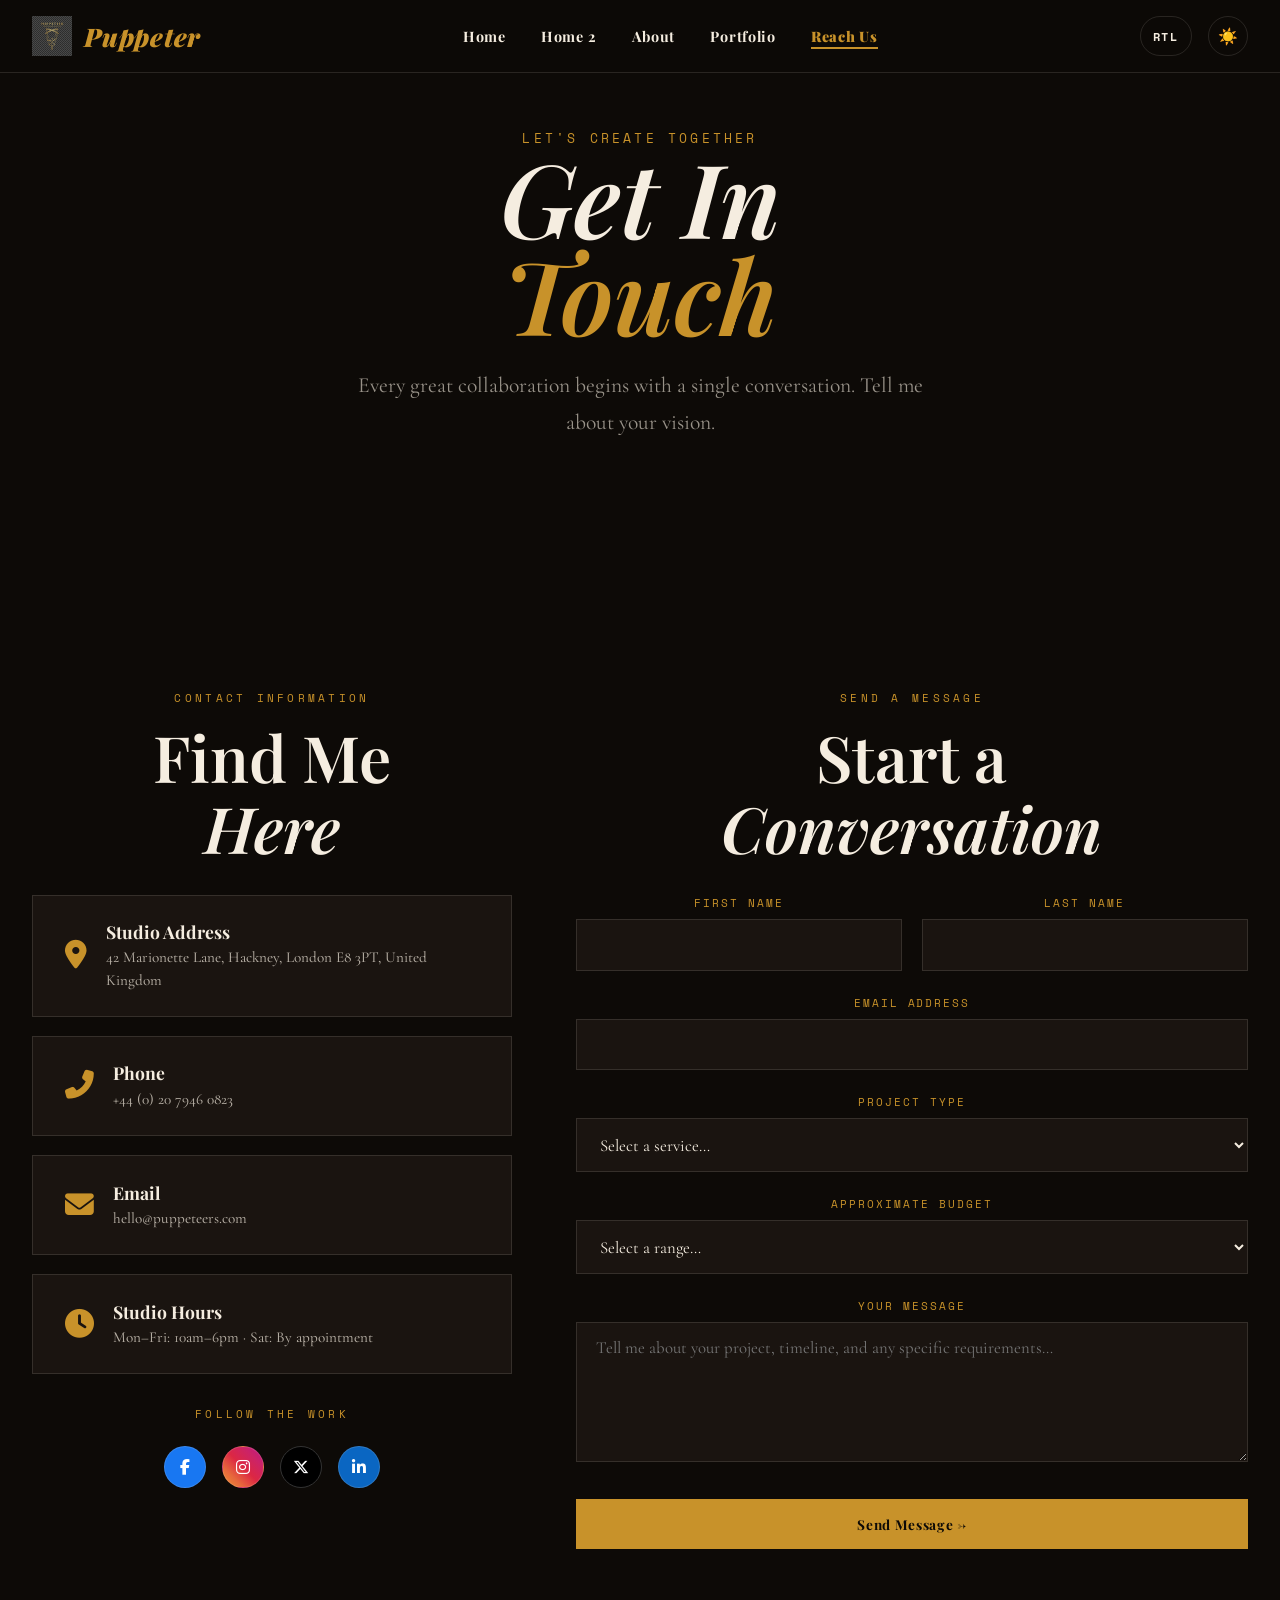
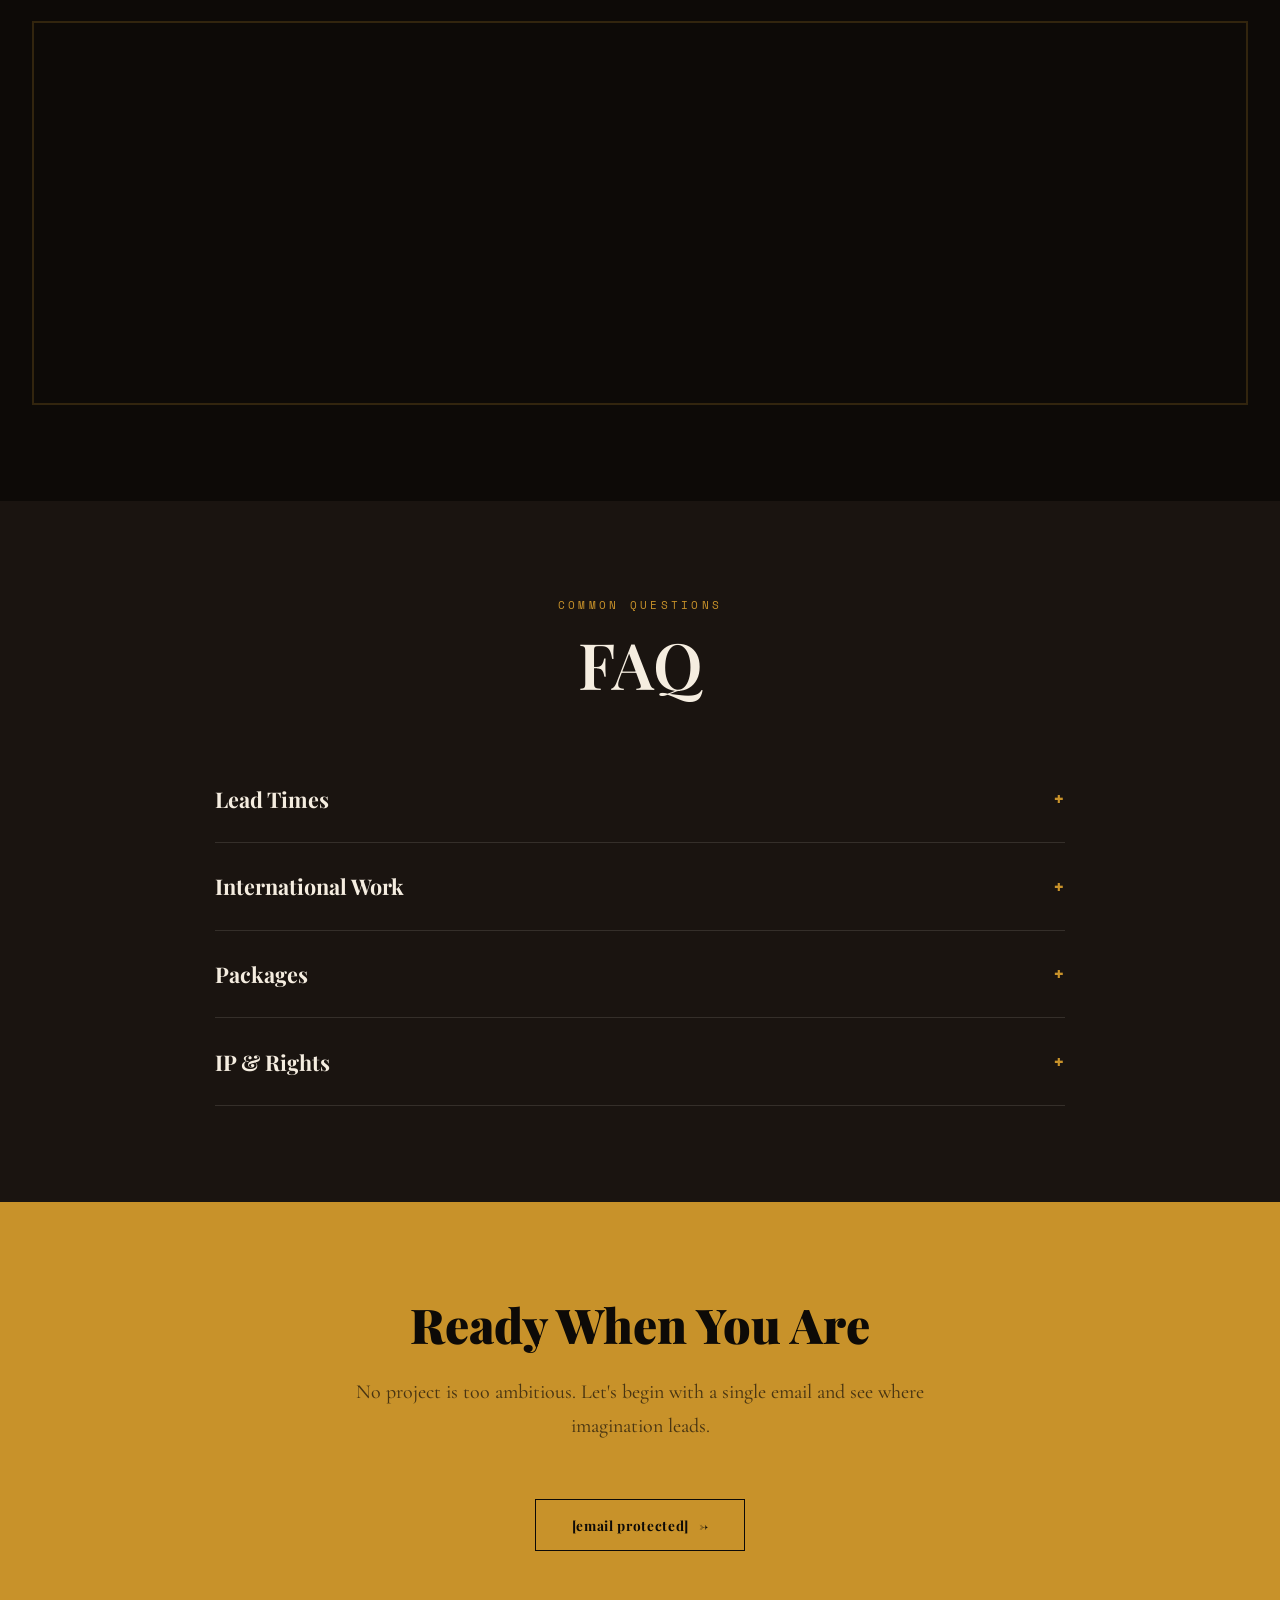
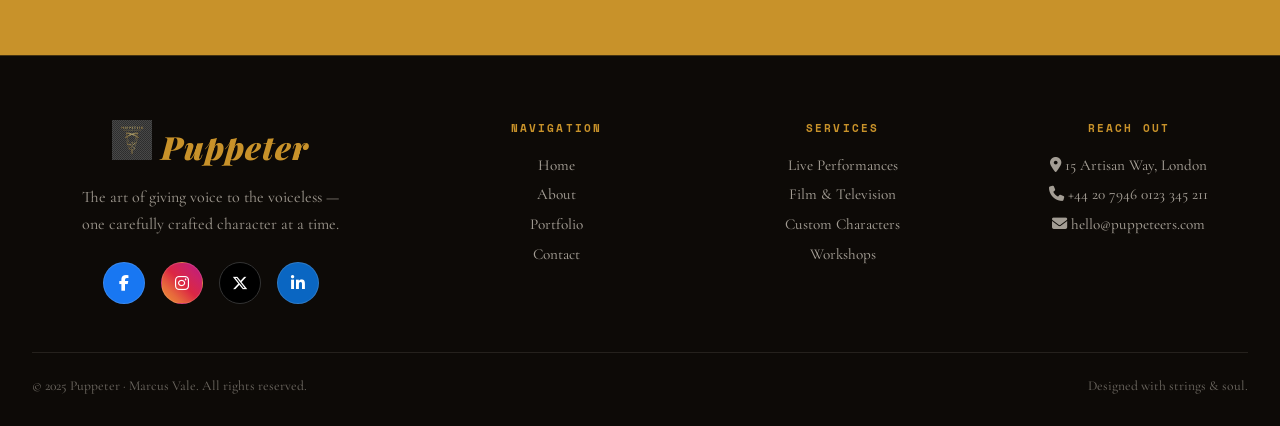
<file: contact.html>
<!DOCTYPE html>
<html lang="en" data-theme="dark" dir="ltr">

<head>
  <meta charset="UTF-8" />
  <meta name="viewport" content="width=device-width, initial-scale=1.0" />
  <title>Contact · Puppeter</title>
  <link rel="stylesheet" href="style.css" />
  <link rel="stylesheet" href="https://cdnjs.cloudflare.com/ajax/libs/font-awesome/6.5.0/css/all.min.css" />
  <link rel="icon" type="image/png" href="logo.png"/>
</head>

<body>

  <div class="page-transition"></div>

  <nav>
    <div class="nav-inner">
      <a href="index.html" class="nav-logo">
        <img src="logo.png" alt="Logo" />
        Puppeter
      </a>
      <ul class="nav-links">
        <li><a href="index.html">Home</a></li>
        <li><a href="home2.html">Home 2</a></li>
        <li><a href="about.html">About</a></li>
        <li><a href="portfolio.html">Portfolio</a></li>
        <li><a href="contact.html" class="active">Reach Us</a></li>
      </ul>
      <div class="nav-right">
        <button class="rtl-toggle" aria-label="Toggle RTL/LTR direction">
          <span class="rtl-label">RTL</span>
        </button>
        <button class="theme-toggle" aria-label="Toggle theme">☀️</button>
        
        <button class="hamburger" aria-label="Menu">
          <span></span><span></span><span></span>
        </button>
      </div>
    </div>
  </nav>
  <div class="mobile-menu">
    <div class="mobile-menu-links">
      <a href="index.html">Home</a>
      <a href="home2.html">Home 2</a>
      <a href="about.html">About</a>
      <a href="portfolio.html">Portfolio</a>
      <a href="contact.html">Reach Us</a>
    </div>
    <div class="mobile-menu-controls">
      <button class="theme-toggle">☀️ Theme</button>
      <button class="rtl-toggle">RTL</button>
    </div>
  </div>

  <!-- HERO -->
  <section class="hero hero-contact"
    style="--hero-image: url('https://images.unsplash.com/photo-1558618666-fcd25c85cd64?w=1600&q=80'); min-height:55vh">
    <div class="hero-overlay"></div>
    <div class="hero-content">
      <span class="subtitle">Let's Create Together</span>
      <h1 class="display-title">Get In <span class="accent-word">Touch</span></h1>
      <p class="body-text">Every great collaboration begins with a single conversation. Tell me about your vision.</p>
    </div>
  </section>

  <!-- CONTACT SECTION -->
  <section>
    <div class="section-inner">
      <div class="contact-grid">

        <!-- INFO CARDS -->
        <div>
          <span class="section-label reveal">Contact Information</span>
          <h2 class="section-title reveal" style="margin-bottom:2rem">Find Me<br /><em>Here</em></h2>
        <div class="contact-info-cards">
          <div class="contact-card reveal">
            <div class="contact-card-icon"><i class="fas fa-map-marker-alt"></i></div>
            <div class="contact-card-body">
              <h4>Studio Address</h4>
              <p>42 Marionette Lane, Hackney, London E8 3PT, United Kingdom</p>
            </div>
          </div>
          <div class="contact-card reveal">
            <div class="contact-card-icon"><i class="fas fa-phone-alt"></i></div>
            <div class="contact-card-body">
              <h4>Phone</h4>
              <p>+44 (0) 20 7946 0823</p>
            </div>
          </div>
          <div class="contact-card reveal">
            <div class="contact-card-icon"><i class="fas fa-envelope"></i></div>
            <div class="contact-card-body">
              <h4>Email</h4>
              <p>hello@puppeteers.com</p>
            </div>
          </div>
          <div class="contact-card reveal">
            <div class="contact-card-icon"><i class="fas fa-clock"></i></div>
            <div class="contact-card-body">
              <h4>Studio Hours</h4>
              <p>Mon–Fri: 10am–6pm · Sat: By appointment</p>
            </div>
          </div>
        </div>

          <!-- SOCIAL ICONS -->
          <div style="margin-top:2rem">
            <span class="section-label" style="margin-bottom:1rem;display:block">Follow the Work</span>
            <div class="social-icons">
              <a href="#" class="social-icon si-fb" aria-label="Facebook"><i class="fab fa-facebook-f"></i></a>
              <a href="#" class="social-icon si-ig" aria-label="Instagram"><i class="fab fa-instagram"></i></a>
              <a href="#" class="social-icon si-tw" aria-label="Twitter"><i class="fab fa-x-twitter"></i></a>
              <a href="#" class="social-icon si-li" aria-label="LinkedIn"><i class="fab fa-linkedin-in"></i></a>
            </div>
          </div>
        </div>

        <!-- CONTACT FORM -->
        <div class="contact-form-wrap">
          <span class="section-label reveal">Send a Message</span>
          <h2 class="section-title reveal" style="margin-bottom:2rem">Start a<br /><em>Conversation</em></h2>
          <form id="contact-form">
            <div style="display:grid;grid-template-columns:1fr 1fr;gap:1.2rem">
              <div class="form-group">
                <label for="fname">First Name</label>
                <input type="text" id="fname" name="fname" placeholder="" required />
              </div>
              <div class="form-group">
                <label for="lname">Last Name</label>
                <input type="text" id="lname" name="lname" placeholder="" required />
              </div>
            </div>
            <div class="form-group">
              <label for="email">Email Address</label>
              <input type="email" id="email" name="email" placeholder="" required />
            </div>
            <div class="form-group">
              <label for="project">Project Type</label>
              <select id="project" name="project">
                <option value="">Select a service…</option>
                <option>Live Performance</option>
                <option>Film & Television</option>
                <option>Custom Character Commission</option>
                <option>Workshop / Education</option>
                <option>General Enquiry</option>
              </select>
            </div>
            <div class="form-group">
              <label for="budget">Approximate Budget</label>
              <select id="budget" name="budget">
                <option value="">Select a range…</option>
                <option>Under £2,000</option>
                <option>£2,000 – £10,000</option>
                <option>£10,000 – £30,000</option>
                <option>£30,000+</option>
              </select>
            </div>
            <div class="form-group">
              <label for="message">Your Message</label>
              <textarea id="message" name="message"
                placeholder="Tell me about your project, timeline, and any specific requirements…" required></textarea>
            </div>
            <button type="submit" class="btn btn-primary" style="width:100%;justify-content:center"><span>Send Message
                →</span></button>
          </form>
        </div>
      </div>

      <!-- MAP -->
      <div class="map-wrap reveal" style="margin-top:4rem">
        <iframe
          src="https://www.google.com/maps/embed?pb=!1m18!1m12!1m3!1d9927.36743386!2d-0.074!3d51.545!2m3!1f0!2f0!3f0!3m2!1i1024!2i768!4f13.1!3m3!1m2!1s0x48761b77a26a8b0f%3A0x8ffffc84a5a8b1a!2sHackney%2C%20London!5e0!3m2!1sen!2suk!4v1700000000000!5m2!1sen!2suk"
          width="100%" height="380" style="border:0;display:block;filter:grayscale(1) contrast(1.1) sepia(0.3);"
          allowfullscreen="" loading="lazy" referrerpolicy="no-referrer-when-downgrade"
          title="Puppeter Studio Location">
        </iframe>
      </div>
    </div>
  </section>

  <!-- FAQ -->
  <section style="background:var(--card-bg)">
    <div class="section-inner">
      <span class="section-label reveal">Common Questions</span>
      <h2 class="section-title reveal" style="text-align:center">FAQ</h2>
      <div class="faq-accordion">
        <div class="faq-item reveal">
          <div class="faq-question">
            Lead Times <span class="faq-icon">+</span>
          </div>
          <div class="faq-answer">
            <p>Character commissions typically require 8–16 weeks. Live performance bookings should be made at least 3 months in advance.</p>
          </div>
        </div>
        <div class="faq-item reveal">
          <div class="faq-question">
            International Work <span class="faq-icon">+</span>
          </div>
          <div class="faq-answer">
            <p>Yes — Marcus regularly works internationally. Travel, accommodation, and logistics costs are discussed as part of the project brief.</p>
          </div>
        </div>
        <div class="faq-item reveal">
          <div class="faq-question">
            Packages <span class="faq-icon">+</span>
          </div>
          <div class="faq-answer">
            <p>Every project is bespoke. An initial consultation is free and results in a detailed scope and fixed-price proposal.</p>
          </div>
        </div>
        <div class="faq-item reveal">
          <div class="faq-question">
            IP & Rights <span class="faq-icon">+</span>
          </div>
          <div class="faq-answer">
            <p>By default, characters remain the intellectual property of the commissioner upon full payment. Usage rights are clearly documented in contracts.</p>
          </div>
        </div>
      </div>
    </div>
  </section>

  <!-- CTA -->
  <section class="cta-banner">
    <div class="section-inner">
      <h2>Ready When You Are</h2>
      <p>No project is too ambitious. Let's begin with a single email and see where imagination leads.</p>
      <a href="/cdn-cgi/l/email-protection#95f8f4e7f6e0e6d5e5e0e5e5f0e1f0e7bbe6e1e0f1fcfa" class="btn btn-outline"><span
          class="__cf_email__"
          data-cfemail="533e32213026201323262323362736217d202726373a3c">[email&#160;protected]</span> →</a>
    </div>
  </section>

  <footer>
    <div class="footer-inner">
      <div class="footer-grid">
        <div class="footer-brand">
          <a href="index.html" class="nav-logo">
            <img src="logo.png" alt="Logo" />
            Puppeter
          </a>
          <p>The art of giving voice to the voiceless — one carefully crafted character at a time.</p>
          <div class="social-icons">
            <a href="#" class="social-icon si-fb"><i class="fab fa-facebook-f"></i></a>
            <a href="#" class="social-icon si-ig"><i class="fab fa-instagram"></i></a>
            <a href="#" class="social-icon si-tw"><i class="fab fa-x-twitter"></i></a>
            <a href="#" class="social-icon si-li"><i class="fab fa-linkedin-in"></i></a>
          </div>
        </div>
        <div class="footer-col">
          <h4>Navigation</h4>
          <ul>
            <li><a href="index.html">Home</a></li>
            <li><a href="about.html">About</a></li>
            <li><a href="portfolio.html">Portfolio</a></li>
            <li><a href="contact.html">Contact</a></li>
          </ul>
        </div>
        <div class="footer-col">
          <h4>Services</h4>
          <ul>
            <li><a href="#">Live Performances</a></li>
            <li><a href="#">Film & Television</a></li>
            <li><a href="#">Custom Characters</a></li>
            <li><a href="#">Workshops</a></li>
          </ul>
        </div>
        <div class="footer-col">
          <h4>Reach Out</h4>
          <ul>
            <li><a href="#"><i class="fas fa-map-marker-alt"></i> 15 Artisan Way, London</a></li>
            <li><a href="tel:+442079460123"><i class="fas fa-phone"></i> +44 20 7946 0123 345 211</a></li>
            <li><a href="mailto:hello@puppeteers.com"><i class="fas fa-envelope"></i> hello@puppeteers.com</a></li>
          </ul>
        </div>
      </div>
      <div class="footer-bottom">
        <p>© 2025 Puppeter · Marcus Vale. All rights reserved.</p>
        <p>Designed with strings &amp; soul.</p>
      </div>
    </div>
  </footer>

  <button class="back-to-top">↑</button>
  <script src="main.js"></script>
</body>

</html>
</file>
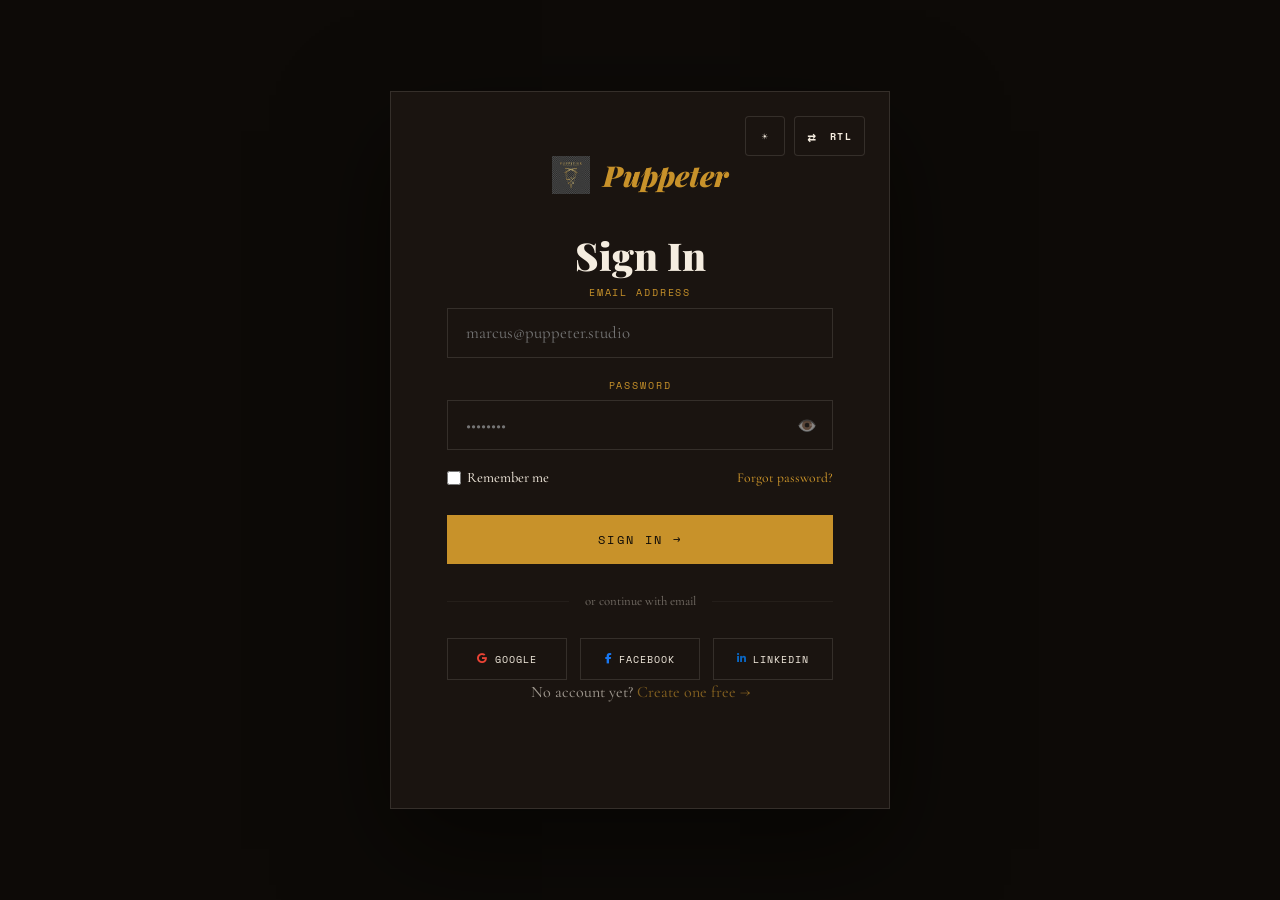
<file: login.html>
<!DOCTYPE html>
<html lang="en" data-theme="dark" dir="ltr">
<head>
<meta charset="UTF-8"/>
<meta name="viewport" content="width=device-width, initial-scale=1.0"/>
<title>Login · Puppeter</title>
<link rel="stylesheet" href="style.css"/>
<link rel="stylesheet" href="https://cdnjs.cloudflare.com/ajax/libs/font-awesome/6.5.0/css/all.min.css"/>
<link rel="icon" type="image/png" href="logo.png"/>
</head>
<body class="auth-body">
<div class="auth-page">
  

<!-- NAVBAR -->



<!-- AUTH LAYOUT -->

  <!-- LEFT VISUAL PANEL -->
  

  <!-- RIGHT FORM PANEL -->
  <div class="auth-panel anim-right">
    <div class="auth-panel-inner">
<div class="auth-panel-controls">
    <button class="theme-toggle">☀️</button>
    <button class="rtl-toggle">
      <span class="rtl-icon">⇄</span>
      <span class="rtl-label">RTL</span>
    </button>
  </div>

  
      <a href="index.html" class="auth-logo">
        <img src="logo.png" alt="Logo"/>
        <span>Puppeter</span>
      </a>

      <h1 class="auth-heading">Sign In</h1>
      

      <!-- Social Login -->
      


      <!-- Login Form -->
      <form id="login-form" class="auth-form" novalidate>

        <div class="form-group">
          <label for="login-email">Email Address</label>
          <input
            type="email" id="login-email" name="email"
            placeholder="marcus@puppeter.studio"
            autocomplete="email" required
          />
        </div>

        <div class="form-group">
          <label for="pw">Password</label>
          <div class="auth-input-wrap">
            <input
              type="password" id="pw" name="password"
              placeholder="••••••••"
              autocomplete="current-password" required
            />
            <button type="button" class="toggle-pw" aria-label="Toggle password visibility">👁️</button>
          </div>
        </div>

        <div class="auth-options">
          <label class="auth-check">
            <input type="checkbox" name="remember"/> Remember me
          </label>
          <a href="#">Forgot password?</a>
        </div>

        <button type="submit" class="auth-btn">
          <span>Sign In →</span>
        </button>

      </form>
      <div class="auth-divider">or continue with email</div>

      <div class="auth-socials" style="margin-bottom:0">
        <button class="auth-social-btn">
          <i class="fab fa-google" style="color:#EA4335"></i> Google
        </button>
        <button class="auth-social-btn">
          <i class="fab fa-facebook-f" style="color:#1877F2"></i> Facebook
        </button>
        <button class="auth-social-btn">
          <i class="fab fa-linkedin-in" style="color:#0A66C2"></i> LinkedIn
        </button>
      </div>

      <!-- Back link -->
      <p class="auth-sub">
        No account yet?
        <a href="register.html">Create one free →</a>
      </p>

    </div>
  </div>

</div><!-- /auth-page -->

<script src="main.js"></script>
</body>
</html>
</file>
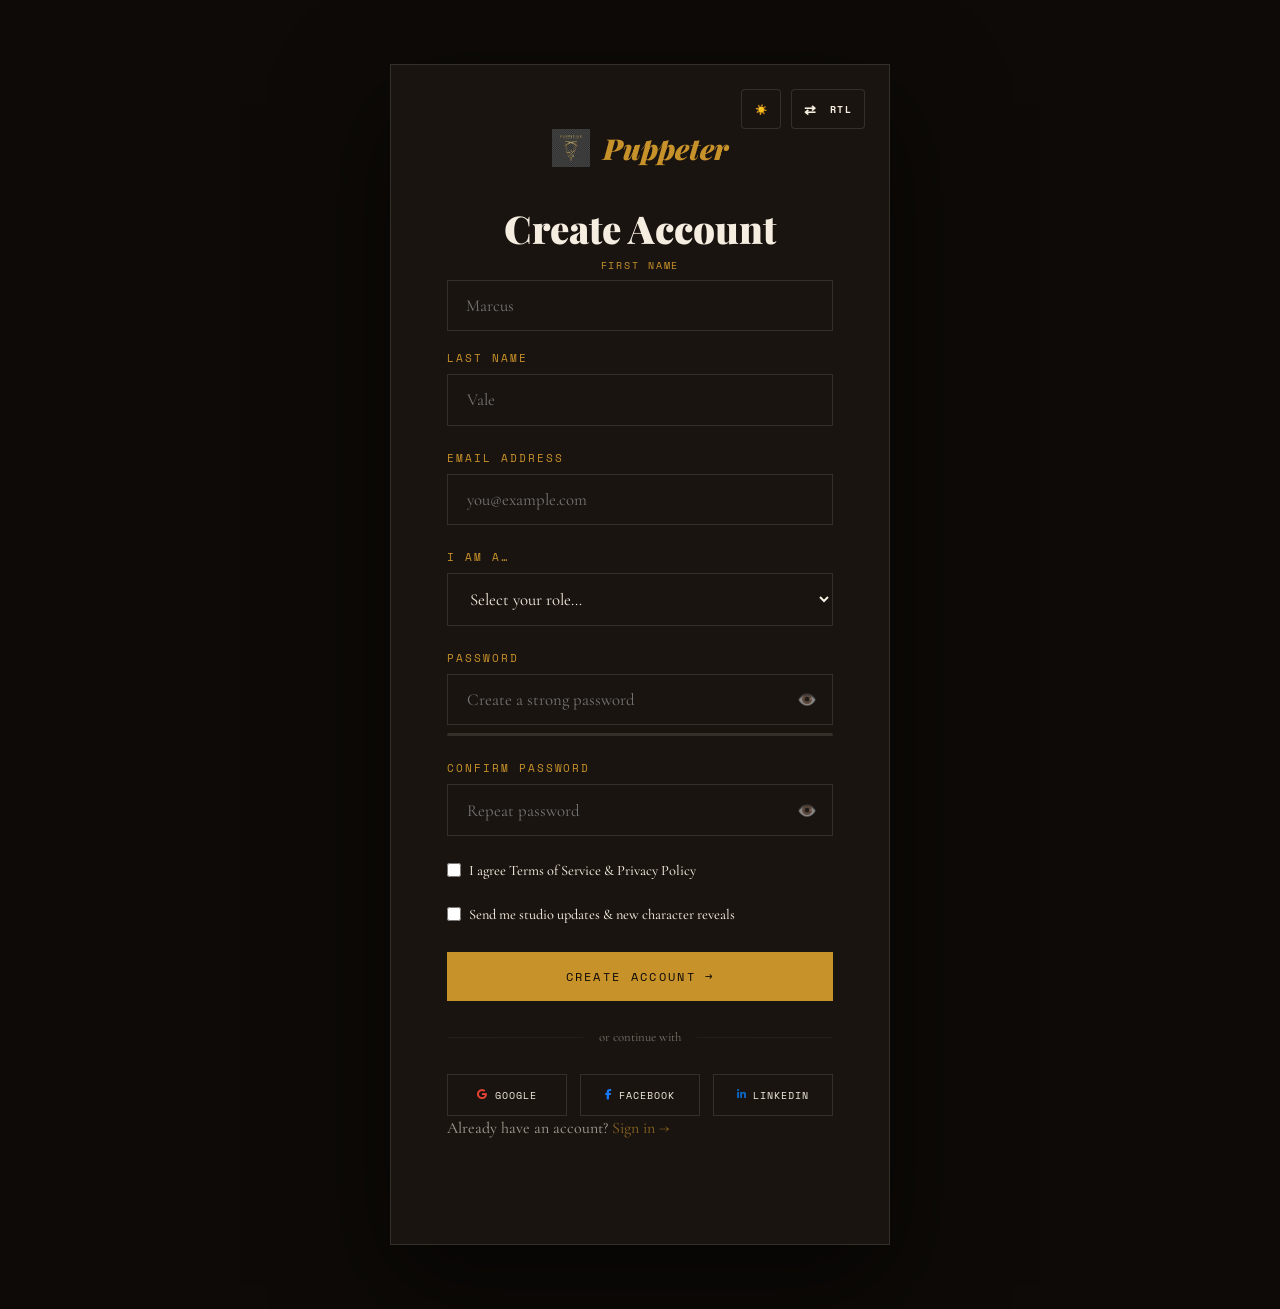
<file: register.html>
<!DOCTYPE html>
<html lang="en" data-theme="dark" dir="ltr">
<head>
<meta charset="UTF-8"/>
<meta name="viewport" content="width=device-width, initial-scale=1.0"/>
<title>Register · Puppeter</title>
<link rel="stylesheet" href="style.css"/>
<link rel="stylesheet" href="https://cdnjs.cloudflare.com/ajax/libs/font-awesome/6.5.0/css/all.min.css"/>
<link rel="icon" type="image/png" href="logo.png"/>
</head>
<body class="auth-body">
<div class="auth-page">
  

  <!-- RIGHT FORM PANEL -->
  <div class="auth-panel anim-right">
    <div class="auth-panel-inner">
   <div class="auth-panel-controls">
    <button class="theme-toggle">☀️</button>
    <button class="rtl-toggle">
      <span class="rtl-icon">⇄</span>
      <span class="rtl-label">RTL</span>
    </button>
  </div>
  
      <a href="index.html" class="auth-logo">
        <img src="logo.png" alt="Logo"/>
        <span>Puppeter</span>
      </a>

      <!-- Progress Steps -->
      

      <h1 class="auth-heading">Create Account</h1>
      


      <!-- Register Form -->
      <form id="register-form" class="auth-form" novalidate>

        <!-- Name Row -->
          <div class="form-group">
            <label for="reg-fname">First Name</label>
            <input type="text" id="reg-fname" name="fname" placeholder="Marcus" required/>
          </div>
          
        </div>  
        <div class="form-group">
            <label for="reg-lname">Last Name</label>
            <input type="text" id="reg-lname" name="lname" placeholder="Vale" required/>
          </div>
        <div class="form-group">
          <label for="reg-email">Email Address</label>
          <input type="email" id="reg-email" name="email" placeholder="you@example.com" autocomplete="email" required/>
        </div>

        <div class="form-group">
          <label for="reg-role">I am a…</label>
          <select id="reg-role" name="role" style="width:100%;padding:0.85rem 1.1rem;background:var(--card-bg);border:1px solid var(--border);color:var(--text);font-family:'Cormorant Garamond',serif;font-size:1.05rem;outline:none;transition:border-color 0.4s;">
            <option value="">Select your role…</option>
            <option>Theatre Director / Producer</option>
            <option>Film / TV Production Company</option>
            <option>Brand / Corporate Client</option>
            <option>Educator / School</option>
            <option>Private Collector</option>
            <option>Aspiring Puppeteer</option>
            <option>Other</option>
          </select>
        </div>

        <div class="form-group">
          <label for="pw">Password</label>
          <div class="auth-input-wrap">
            <input type="password" id="pw" name="password" placeholder="Create a strong password" autocomplete="new-password" required/>
            <button type="button" class="toggle-pw" aria-label="Toggle password visibility">👁️</button>
          </div>
          <div class="strength-bar">
            <div class="strength-track"><div class="strength-fill"></div></div>
            <span class="strength-label"></span>
          </div>
        </div>

        <div class="form-group">
          <label for="pw2">Confirm Password</label>
          <div class="auth-input-wrap">
            <input type="password" id="pw2" name="password2" placeholder="Repeat password" autocomplete="new-password" required/>
            <button type="button" class="toggle-pw" aria-label="Toggle password visibility">👁️</button>
          </div>
        </div>

        <div style="margin-bottom:1.5rem">
          <label class="auth-check" style="display:flex;align-items:flex-start;gap:0.5rem;font-size:0.9rem;cursor:pointer;line-height:1.5">
            <input type="checkbox" name="terms" required style="margin-top:3px;accent-color:var(--accent);flex-shrink:0"/>
            I agree Terms of Service & Privacy Policy<a href="#" style="color:var(--accent);text-decoration:none;margin:0 0.2rem"></a><a href="#" style="color:var(--accent);text-decoration:none;margin:0 0.2rem"></a>
          </label>
        </div>

        <div style="margin-bottom:1.8rem">
          <label class="auth-check" style="display:flex;align-items:center;gap:0.5rem;font-size:0.9rem;cursor:pointer">
            <input type="checkbox" name="newsletter" style="accent-color:var(--accent)"/>
            Send me studio updates &amp; new character reveals
          </label>
        </div>

        <button type="submit" class="auth-btn">
          <span>Create Account →</span>
        </button>

      </form>

      
      <div class="auth-divider">or continue with</div>

      <!-- Social Register -->
      <div class="auth-socials" style="margin-bottom:0">
        <button class="auth-social-btn">
          <i class="fab fa-google" style="color:#EA4335"></i> Google
        </button>
        <button class="auth-social-btn">
          <i class="fab fa-facebook-f" style="color:#1877F2"></i> Facebook
        </button>
        <button class="auth-social-btn">
          <i class="fab fa-linkedin-in" style="color:#0A66C2"></i> LinkedIn
        </button>
      </div>

<p class="auth-sub">
        Already have an account?
        <a href="login.html">Sign in →</a>
      </p>
    </div>
  </div>

</div><!-- /auth-page -->

<script src="main.js"></script>
</body>
</html>
</file>
<file: style.css>
/* ── PUPPETER · GLOBAL DESIGN SYSTEM ── */
@import url('https://fonts.googleapis.com/css2?family=Playfair+Display:ital,wght@0,400;0,700;0,900;1,400&family=Cormorant+Garamond:wght@300;400;500&family=Space+Mono:wght@400;700&display=swap');

:root {
  --primary: #0d0a07;
  --secondary: #f5ede0;
  --accent: #c8922a;
  --primary-80: rgba(13, 10, 7, 0.8);
  --secondary-60: rgba(245, 237, 224, 0.6);
  --accent-80: rgba(200, 146, 42, 0.8);
  --accent-20: rgba(200, 146, 42, 0.2);
  --transition: 0.4s cubic-bezier(0.25, 0.46, 0.45, 0.94);
}

[data-theme="light"] {
  --bg: var(--secondary);
  --text: var(--primary);
  --nav-bg: rgba(245, 237, 224, 0.95);
  --card-bg: #fff8ef;
  --border: rgba(13, 10, 7, 0.15);
}

[data-theme="dark"] {
  --bg: var(--primary);
  --text: var(--secondary);
  --nav-bg: rgba(13, 10, 7, 0.97);
  --card-bg: #1a1410;
  --border: rgba(245, 237, 224, 0.12);
}

*,
*::before,
*::after {
  box-sizing: border-box;
  margin: 0;
  padding: 0;
}

html {
  scroll-behavior: smooth;
  font-size: 16px;
}

body {
  font-family: 'Cormorant Garamond', serif;
  font-weight: 450;
  background: var(--bg);
  color: var(--text);
  transition: background var(--transition), color var(--transition);
  overflow-x: hidden;
  text-align: left;
}

[dir="rtl"] body {
  text-align: right;
}

/* ── NAVBAR ── */

/* ── NAVBAR ── */
nav {
  position: fixed;
  top: 0;
  left: 0;
  right: 0;
  z-index: 1000;
  background: var(--nav-bg);
  backdrop-filter: blur(16px);
  -webkit-backdrop-filter: blur(16px);
  border-bottom: 1px solid var(--border);
  transition: background var(--transition), border var(--transition);
}

.nav-inner {
  max-width: 1280px;
  margin: 0 auto;
  display: flex;
  align-items: center;
  justify-content: space-between;
  padding: 0 2rem;
  height: 72px;
}

.nav-logo {
  font-family: 'Playfair Display', serif;
  font-size: 1.6rem;
  font-weight: 900;
  font-style: italic;
  color: var(--accent);
  text-decoration: none;
  letter-spacing: 0.03em;
  display: flex;
  align-items: center;
  gap: 0.75rem;
}

.nav-logo img {
  height: 40px;
  width: auto;
  transition: transform var(--transition);
}

.nav-logo:hover img {
  transform: scale(1.1) rotate(-5deg);
}

.nav-links {
  display: flex;
  gap: 2.2rem;
  list-style: none;
  align-items: center;
}

.nav-links a {
  font-family: 'Playfair Display', serif;
  font-size: 0.9rem;
  font-weight: 700;
  letter-spacing: 0.05em;
  text-transform: none;
  color: var(--text);
  text-decoration: none;
  position: relative;
  padding-bottom: 3px;
  transition: color var(--transition);
}

.nav-links a::after {
  content: '';
  position: absolute;
  bottom: 0;
  left: 0;
  width: 0;
  height: 1px;
  background: var(--accent);
  transition: width var(--transition);
}

.nav-links a.active {
  color: var(--accent) !important;
  font-weight: 900;
}

.nav-links a.active::after {
  width: 100% !important;
  height: 2px !important;
  background: var(--accent) !important;
}

.nav-links a:hover:not(.active) {
  color: var(--accent);
}

.nav-links a:hover:not(.active)::after {
  width: 100%;
}

.nav-right {
  display: flex;
  align-items: center;
  gap: 1rem;
}

.theme-toggle {
  background: none;
  border: 1px solid var(--border);
  color: var(--text);
  width: 40px;
  height: 40px;
  border-radius: 50%;
  cursor: pointer;
  display: flex;
  align-items: center;
  justify-content: center;
  font-size: 1rem;
  transition: all var(--transition);
}

.theme-toggle:hover {
  border-color: var(--accent);
  color: var(--accent);
  transform: rotate(20deg);
}

.rtl-toggle {
  background: none;
  border: 1px solid var(--border);
  color: var(--text);
  height: 40px;
  padding: 0 0.75rem;
  border-radius: 20px;
  cursor: pointer;
  display: flex;
  align-items: center;
  gap: 0.35rem;
  font-family: 'Space Mono', monospace;
  font-size: 0.75rem;
  font-weight: 700;
  letter-spacing: 0.15em;
  text-transform: uppercase;
  transition: all var(--transition);
  white-space: nowrap;
}

.rtl-toggle:hover {
  border-color: var(--accent);
  color: var(--accent);
}

/* .rtl-icon removed from header of main pages */
.rtl-toggle .rtl-icon {
  display: none;
}

/* Re-enable for auth pages */
.auth-panel-controls .rtl-toggle .rtl-icon {
  display: inline-block;
  font-size: 0.9rem;
  margin-right: 0.35rem;
}

/* RTL global overrides */
[dir="rtl"] .nav-inner {
  flex-direction: row-reverse;
}

[dir="rtl"] .nav-links {
  flex-direction: row-reverse;
}

[dir="rtl"] .nav-links a::after {
  left: auto;
  right: 0;
}

[dir="rtl"] .nav-right {
  flex-direction: row-reverse;
}

[dir="rtl"] .footer-grid {
  direction: rtl;
}

[dir="rtl"] .footer-col ul a:hover {
  transform: translateX(-4px);
}

[dir="rtl"] .about-grid {
  direction: rtl;
}

[dir="rtl"] .about-image-wrapper::before {
  left: auto;
  right: 20px;
  left: -20px;
}

[dir="rtl"] .contact-card:hover {
  transform: translateX(-6px);
}

[dir="rtl"] .section-label {
  direction: rtl;
}

[dir="rtl"] .stat-row {
  flex-direction: row-reverse;
}

[dir="rtl"] .timeline-item {
  flex-direction: row-reverse;
}

[dir="rtl"] .timeline-item:nth-child(even) {
  flex-direction: row;
}

[dir="rtl"] .timeline-item:nth-child(even) .tl-content {
  text-align: left;
}

[dir="rtl"] .tl-content {
  text-align: right;
}

[dir="rtl"] .mobile-menu {
  direction: rtl;
}

[dir="rtl"] .footer-bottom {
  flex-direction: row-reverse;
}

.hamburger {
  display: none;
  flex-direction: column;
  gap: 5px;
  background: none;
  border: none;
  cursor: pointer;
  padding: 14px;
  position: relative;
  z-index: 2005;
  pointer-events: auto !important;
}

.hamburger span {
  display: block;
  width: 24px;
  height: 2px;
  background: var(--text);
  transition: all var(--transition);
  pointer-events: none;
}

.hamburger.active span:nth-child(1) {
  transform: rotate(45deg) translate(5px, 5px);
}

.hamburger.active span:nth-child(2) {
  opacity: 0;
}

.hamburger.active span:nth-child(3) {
  transform: rotate(-45deg) translate(6px, -6px);
}

/* ── MOBILE MENU ── */
.mobile-menu {
  position: fixed;
  top: 72px;
  left: 0;
  right: 0;
  bottom: 0;
  background: var(--bg);
  z-index: 9999;
  display: flex !important;
  flex-direction: column;
  align-items: center;
  justify-content: center;
  gap: 1.5rem;
  opacity: 0 !important;
  visibility: hidden !important;
  transform: translateY(-10px);
  transition: all 0.4s cubic-bezier(0.16, 1, 0.3, 1);
  pointer-events: none;
}

.mobile-menu.open {
  opacity: 1 !important;
  visibility: visible !important;
  transform: translateY(0);
  pointer-events: auto;
}

.mobile-menu a {
  font-family: 'Playfair Display', serif;
  font-size: 2.2rem;
  font-weight: 700;
  color: var(--text);
  text-decoration: none;
  transition: color var(--transition);
}

.mobile-menu a.active {
  color: var(--accent) !important;
  font-weight: 900 !important;
  padding: 0.8rem 2.5rem !important;
  border-left: 5px solid var(--accent) !important;
  background: var(--accent-20) !important;
  text-decoration: underline !important;
  text-underline-offset: 10px;
}

.mobile-menu a:hover:not(.active) {
  color: var(--accent);
  opacity: 0.8;
}

.mobile-menu-controls {
  display: flex;
  flex-direction: column;
  gap: 1rem;
  width: 100%;
  align-items: center;
  margin-top: 2rem;
}

.mobile-menu .btn {
  width: 220px;
}

.mobile-menu .theme-toggle,
.mobile-menu .rtl-toggle {
  width: auto;
  padding: 0.5rem 1.5rem;
  border-radius: 20px;
  background: var(--card-bg);
  border-color: var(--border);
}

.mobile-menu-links {
  display: flex;
  flex-direction: column;
  align-items: center;
  gap: 1rem;
}

/* ── HERO BASE ── */
.hero {
  min-height: 100vh;
  background-image: var(--hero-image);
  background-size: cover;
  background-position: center;
  background-attachment: fixed;
  display: flex;
  align-items: center;
  justify-content: center;
  position: relative;
  overflow: hidden;
  padding: 8rem 2rem 4rem;
}

.hero-overlay {
  position: absolute;
  inset: 0;
  background: linear-gradient(135deg, rgba(13, 10, 7, 0.75) 0%, rgba(13, 10, 7, 0.4) 60%, rgba(13, 10, 7, 0.1) 100%);
  z-index: 1;
}

.hero-content {
  position: relative;
  z-index: 2;
  text-align: center;
  max-width: 900px;
}

.hero-content .btn {
  min-width: 200px;
}

/* ── TYPOGRAPHY ── */
.display-title {
  font-family: 'Playfair Display', serif;
  font-size: clamp(3rem, 8vw, 8rem);
  font-weight: 600;
  font-style: italic;
  line-height: 0.95;
  color: var(--secondary);
  margin-bottom: 1.5rem;
}

.display-title .accent-word {
  color: var(--accent);
  display: block;
}

.subtitle {
  font-family: 'Space Mono', monospace;
  font-size: clamp(0.65rem, 1.5vw, 0.8rem);
  letter-spacing: 0.25em;
  text-transform: uppercase;
  color: var(--accent);
  margin-bottom: 1rem;
}

.body-text {
  font-size: clamp(1.1rem, 2vw, 1.35rem);
  font-weight: 400;
  line-height: 1.75;
  color: var(--secondary-60);
  max-width: 600px;
  margin: 0 auto 2.5rem;
}

/* ── BUTTONS ── */
.btn {
  display: inline-flex;
  align-items: center;
  justify-content: center;
  gap: 0.6rem;
  font-family: 'Playfair Display', serif;
  font-size: 0.85rem;
  font-weight: 700;
  letter-spacing: 0.05em;
  text-transform: none;
  padding: 1rem 2.2rem;
  margin: 0.5rem auto;
  text-decoration: none;
  cursor: pointer;
  border: none;
  transition: all var(--transition);
  position: relative;
  overflow: hidden;
  z-index: 1;
}

.btn * {
  position: relative;
  z-index: 2;
  pointer-events: none;
}

.btn::before {
  content: '';
  position: absolute;
  inset: 0;
  transform: translateX(-101%);
  transition: transform var(--transition);
}

.btn:hover::before {
  transform: translateX(0);
}

.btn-primary {
  background: var(--accent);
  color: var(--primary);
}

.btn-primary::before {
  background: #e0a832;
}

.btn-primary:hover {
  color: var(--primary) !important;
  font-weight: 700;
  transform: translateY(-2px);
  box-shadow: 0 12px 40px var(--accent-80);
}

.btn-outline {
  background: transparent;
  border: 1px solid var(--secondary);
  color: var(--secondary);
}

.btn-outline::before {
  background: var(--secondary);
}

.btn-outline:hover {
  color: var(--primary) !important;
}

/* ── SECTIONS ── */
section {
  padding: 6rem 2rem;
  overflow: hidden;
}

.section-inner {
  max-width: 1280px;
  margin: 0 auto;
  width: 100%;
}

h1,
h2,
h3,
h4,
h5,
h6 {
  text-align: center;
}

.section-label {
  font-family: 'Space Mono', monospace;
  font-size: 0.68rem;
  letter-spacing: 0.3em;
  text-transform: uppercase;
  color: var(--accent);
  margin-bottom: 1rem;
  display: block;
  text-align: center;
}

.section-title {
  font-family: 'Playfair Display', serif;
  font-size: clamp(2rem, 5vw, 4rem);
  font-weight: 600;
  line-height: 1.1;
  margin-bottom: 1.5rem;
  text-align: center;
}

/* ── CARDS GRID ── */
.cards-grid {
  display: flex;
  flex-wrap: wrap;
  justify-content: center;
  align-items: stretch;
  gap: 1.5rem;
  margin-top: 3rem;
}

.card {
  flex: 1 1 280px;
  max-width: 100%;
  min-height: 100%;
  background: var(--card-bg);
  border: 1px solid var(--border);
  padding: 2.5rem 2rem;
  display: flex;
  flex-direction: column;
  align-items: center;
  justify-content: center;
  text-align: center;
  transition: transform var(--transition), box-shadow var(--transition), border-color var(--transition);
  position: relative;
  overflow: hidden;
}

[data-theme="light"] .feature-num {
  opacity: 0.7;
  color: #8a641b;
}

.card::before {
  content: '';
  position: absolute;
  bottom: 0;
  left: 0;
  right: 0;
  height: 3px;
  background: var(--accent);
  transform: scaleX(0);
  transition: transform var(--transition);
}

.card:hover {
  transform: translateY(-8px);
  box-shadow: 0 24px 60px rgba(0, 0, 0, 0.3);
  border-color: var(--accent-20);
}

.card:hover::before {
  transform: scaleX(1);
}

.card-icon {
  font-size: 2.5rem;
  color: var(--accent);
  margin-bottom: 1.2rem;
  transition: transform var(--transition);
}

.card:hover .card-icon {
  transform: scale(1.15) rotate(-5deg);
}

.card h3 {
  font-family: 'Playfair Display', serif;
  font-size: 1.35rem;
  font-weight: 700;
  margin-bottom: 0.75rem;
}

.card p {
  font-size: 1.05rem;
  line-height: 1.7;
  opacity: 0.8;
}

/* ── SERVICES SECTION ── */
#services {
  background: var(--card-bg);
}

/* ── ABOUT SECTION ── */
.about-grid {
  display: grid;
  grid-template-columns: 1fr 1fr;
  gap: 4rem;
  align-items: center;
  margin-top: 2rem;
}

.about-image-wrapper {
  position: relative;
}

.about-image-wrapper img {
  width: 100%;
  aspect-ratio: 3/4;
  object-fit: cover;
  display: block;
}

.about-image-wrapper::before {
  content: '';
  position: absolute;
  top: 20px;
  left: 20px;
  right: -20px;
  bottom: -20px;
  border: 2px solid var(--accent);
  z-index: -1;
}

.about-text {
  text-align: center;
  display: flex;
  flex-direction: column;
  align-items: center;
}

.about-text .section-title {
  margin-bottom: 1.5rem;
}

.about-text p {
  font-size: 1.15rem;
  line-height: 1.85;
  margin-bottom: 1.2rem;
  opacity: 0.85;
  max-width: 600px;
  margin-left: auto;
  margin-right: auto;
}

.stat-row {
  display: flex;
  gap: 2.5rem;
  margin-top: 2rem;
  justify-content: center;
  width: 100%;
}

.stat {
  text-align: center;
}

.stat-num {
  font-family: 'Playfair Display', serif;
  font-size: 3rem;
  font-weight: 900;
  color: var(--accent);
  line-height: 1;
}

.stat-label {
  font-family: 'Space Mono', monospace;
  font-size: 0.65rem;
  letter-spacing: 0.2em;
  text-transform: uppercase;
  opacity: 0.6;
  margin-top: 0.4rem;
}

/* ── TESTIMONIALS ── */
#testimonials {
  background: var(--card-bg);
}

.testimonial-card {
  background: var(--bg);
  border: 1px solid var(--border);
  padding: 2.5rem;
  display: flex;
  flex-direction: column;
  align-items: center;
  text-align: center;
}

.testimonial-card .quote-mark {
  font-family: 'Playfair Display', serif;
  font-size: 5rem;
  line-height: 0.5;
  color: var(--accent);
  margin-bottom: 1rem;
}

.testimonial-card p {
  font-size: 1.1rem;
  line-height: 1.75;
  font-style: italic;
  margin-bottom: 1.5rem;
}

.testimonial-card .author {
  font-family: 'Space Mono', monospace;
  font-size: 0.72rem;
  letter-spacing: 0.15em;
  text-transform: uppercase;
  color: var(--accent);
}

/* ── CTA BANNER ── */
.cta-banner {
  background: var(--accent);
  padding: 5rem 2rem;
  text-align: center;
}

.cta-banner h2 {
  font-family: 'Playfair Display', serif;
  font-size: clamp(2rem, 5vw, 4rem);
  font-weight: 900;
  color: var(--primary);
  margin-bottom: 1.5rem;
}

.cta-banner p {
  font-size: 1.15rem;
  color: rgba(13, 10, 7, 0.75);
  margin-bottom: 2.5rem;
  max-width: 560px;
  margin-left: auto;
  margin-right: auto;
}

.cta-banner .btn-outline {
  border-color: var(--primary);
  color: var(--primary);
}

.cta-banner .btn-outline::before {
  background: var(--primary);
}

.cta-banner .btn-outline:hover {
  color: var(--secondary);
}

/* ── SHOWREEL SECTION ── */
.showreel-grid {
  display: flex;
  flex-wrap: wrap;
  justify-content: center;
  gap: 1.5rem;
  margin-top: 3rem;
}

.showreel-item {
  position: relative;
  overflow: hidden;
  width: min(100%, 410px);
  aspect-ratio: 16/10;
  cursor: pointer;
  background: var(--card-bg);
}

.showreel-item img {
  width: 100%;
  height: 100%;
  object-fit: cover;
  display: block;
  transition: transform 0.6s ease;
}

.showreel-overlay {
  position: absolute;
  inset: 0;
  background: linear-gradient(to top, rgba(13, 10, 7, 0.9) 0%, transparent 60%);
  display: flex;
  flex-direction: column;
  align-items: center;
  justify-content: flex-end;
  padding: 1.5rem;
  opacity: 0;
  transition: opacity var(--transition);
}

.showreel-item:hover img {
  transform: scale(1.08);
}

.showreel-item:hover .showreel-overlay {
  opacity: 1;
}

.play-btn {
  width: 56px;
  height: 56px;
  border-radius: 50%;
  background: var(--accent);
  border: none;
  cursor: pointer;
  display: flex;
  align-items: center;
  justify-content: center;
  font-size: 1.2rem;
  color: var(--primary);
  margin-bottom: 1rem;
  transform: scale(0.6);
  transition: transform var(--transition);
}

.showreel-item:hover .play-btn {
  transform: scale(1);
}

.showreel-overlay h4 {
  font-family: 'Playfair Display', serif;
  font-size: 1.1rem;
  color: var(--secondary);
  text-align: center;
}

/* ── CTA BANNER ── */
.cta-banner {
  background: var(--accent);
  color: var(--primary);
  text-align: center;
  padding: 6rem 2rem;
  position: relative;
  overflow: hidden;
}

.cta-banner h2 {
  font-family: 'Playfair Display', serif;
  font-size: 3rem;
  font-weight: 900;
  margin-bottom: 1.5rem;
  line-height: 1.1;
}

.cta-banner p {
  font-size: 1.25rem;
  max-width: 650px;
  margin: 0 auto 3rem;
  opacity: 0.9;
  line-height: 1.7;
}

.cta-banner .btn-outline {
  border-color: var(--primary);
  color: var(--primary);
}

.cta-banner .btn-outline:hover {
  background: var(--primary);
  color: var(--accent) !important;
  border-color: var(--primary);
}

/* ── FOOTER ── */
footer {
  background: var(--primary);
  border-top: 1px solid rgba(200, 146, 42, 0.3);
  padding: 4rem 2rem 2rem;
}

.footer-inner {
  max-width: 1280px;
  margin: 0 auto;
}

.footer-grid {
  display: grid;
  grid-template-columns: 1.5fr 1fr 1fr 1fr;
  gap: 3rem;
  margin-bottom: 3rem;
}

@media (max-width: 1024px) {
  .footer-grid {
    grid-template-columns: repeat(2, 1fr);
    gap: 4rem;
  }
}

.footer-brand {
  display: flex;
  flex-direction: column;
  align-items: center;
  text-align: center;
}

.footer-brand .nav-logo {
  font-size: 2rem;
  display: inline-block;
  margin-bottom: 1rem;
}

.footer-brand p {
  font-size: 1rem;
  line-height: 1.7;
  color: rgba(245, 237, 224, 0.6);
  max-width: 280px;
  margin: 0 auto;
}

.footer-col {
  display: flex;
  flex-direction: column;
  align-items: center;
  text-align: center;
}

.footer-col h4 {
  font-family: 'Space Mono', monospace;
  font-size: 0.68rem;
  letter-spacing: 0.2em;
  text-transform: uppercase;
  color: var(--accent);
  margin-bottom: 1.2rem;
  text-align: center;
}

.footer-col ul {
  list-style: none;
  text-align: center;
}

.footer-col ul li {
  margin-bottom: 0.6rem;
}

.footer-col ul a {
  color: rgba(245, 237, 224, 0.65);
  text-decoration: none;
  font-size: 0.95rem;
  transition: color var(--transition);
  display: inline-block;
  text-align: center;
}

.footer-col ul a:hover {
  color: var(--accent);
  transform: translateX(4px);
}

.social-icons {
  display: flex;
  gap: 1rem;
  margin-top: 1.5rem;
  justify-content: center;
}

.social-icon {
  width: 42px;
  height: 42px;
  border-radius: 50%;
  display: flex;
  align-items: center;
  justify-content: center;
  font-size: 1rem;
  text-decoration: none;
  transition: transform var(--transition), box-shadow var(--transition);
  border: 1px solid rgba(245, 237, 224, 0.15);
}

.social-icon:hover {
  transform: translateY(-4px) scale(1.1);
  box-shadow: 0 8px 24px rgba(0, 0, 0, 0.4);
}

.si-fb {
  background: #1877F2;
  color: #fff;
}

.si-ig {
  background: linear-gradient(45deg, #f09433, #e6683c, #dc2743, #cc2366, #bc1888);
  color: #fff;
}

.si-tw {
  background: #000;
  color: #fff;
  border-color: #333;
}

.si-li {
  background: #0A66C2;
  color: #fff;
}

.footer-bottom {
  border-top: 1px solid rgba(245, 237, 224, 0.1);
  padding-top: 1.5rem;
  display: flex;
  justify-content: space-between;
  align-items: center;
  flex-wrap: wrap;
  gap: 1rem;
}

.footer-bottom p {
  font-size: 0.85rem;
  color: rgba(245, 237, 224, 0.4);
}

/* ── TESTIMONIALS ── */
.testimonial-card {
  flex: 1 1 320px;
  max-width: 410px;
  background: var(--card-bg);
  border: 1px solid var(--border);
  padding: 3rem 2rem;
  display: flex;
  flex-direction: column;
  align-items: center;
  text-align: center;
  transition: all var(--transition);
  position: relative;
}

.testimonial-header {
  margin-bottom: 1.5rem;
  position: relative;
  z-index: 2;
}

.testimonial-img {
  width: 80px;
  height: 80px;
  border-radius: 50%;
  object-fit: cover;
  border: 2px solid var(--accent);
}

.testimonial-card p {
  font-size: 1.1rem;
  font-style: italic;
  line-height: 1.6;
  margin-bottom: 1.5rem;
  position: relative;
  z-index: 1;
}

.testimonial-card .author {
  margin-top: auto;
  font-family: 'Space Mono', monospace;
  font-size: 0.75rem;
  letter-spacing: 0.1em;
  text-transform: uppercase;
  color: var(--accent);
}

[data-theme="light"] .testimonial-card .author {
  color: #8a641b;
}

/* ── CONTACT PAGE ── */
.contact-grid {
  display: grid;
  grid-template-columns: 1fr 1.4fr;
  gap: 4rem;
  margin-top: 3rem;
}

.contact-info-cards {
  display: flex;
  flex-direction: column;
  gap: 1.2rem;
}

.contact-card {
  background: var(--card-bg);
  border: 1px solid var(--border);
  padding: 1.5rem 2rem;
  display: flex;
  align-items: center;
  gap: 1.2rem;
  transition: all var(--transition);
  height: 100%;
  min-height: 100px;
}

.contact-card:hover {
  border-color: var(--accent);
  transform: translateY(-4px);
}

.contact-card-icon {
  font-size: 1.8rem;
  color: var(--accent);
  flex-shrink: 0;
}

.contact-card h4 {
  font-family: 'Playfair Display', serif;
  font-size: 1.1rem;
  font-weight: 700;
  margin-bottom: 0.2rem;
  text-align: left;
}

.contact-card p {
  font-size: 0.95rem;
  opacity: 0.7;
  text-align: left;
  line-height: 1.5;
}

/* ── FAQ ACCORDION ── */
.faq-accordion {
  max-width: 850px;
  margin: 3.5rem auto 0;
  text-align: left;
}

.faq-item {
  border-bottom: 1px solid var(--border);
}

.faq-question {
  padding: 1.8rem 0;
  display: flex;
  justify-content: space-between;
  align-items: center;
  font-family: 'Playfair Display', serif;
  font-size: 1.35rem;
  font-weight: 700;
  cursor: pointer;
  transition: color var(--transition);
}

.faq-question:hover {
  color: var(--accent);
}

.faq-icon {
  font-family: 'Space Mono', monospace;
  font-size: 1.2rem;
  color: var(--accent);
  transition: transform 0.4s ease;
}

.faq-answer {
  max-height: 0;
  opacity: 0;
  overflow: hidden;
  transition: all 0.5s cubic-bezier(0.4, 0, 0.2, 1);
  padding-bottom: 0;
}

.faq-item.active .faq-answer {
  max-height: 300px;
  opacity: 1;
  padding-bottom: 1.8rem;
}

.faq-item.active .faq-icon {
  transform: rotate(45deg);
}

.faq-answer p {
  font-size: 1.1rem;
  line-height: 1.7;
  opacity: 0.75;
}

.contact-form-wrap {
  text-align: center;
}

.form-group {
  margin-bottom: 1.5rem;
}

.form-group label {
  display: block;
  font-family: 'Space Mono', monospace;
  font-size: 0.68rem;
  letter-spacing: 0.18em;
  text-transform: uppercase;
  margin-bottom: 0.5rem;
  color: var(--accent);
}

.form-group input,
.form-group textarea,
.form-group select {
  width: 100%;
  padding: 0.9rem 1.2rem;
  background: var(--card-bg);
  border: 1px solid var(--border);
  color: var(--text);
  font-family: 'Cormorant Garamond', serif;
  font-size: 1.05rem;
  transition: border-color var(--transition);
  outline: none;
}

.form-group input:focus,
.form-group textarea:focus {
  border-color: var(--accent);
}

.form-group textarea {
  min-height: 140px;
  resize: vertical;
}

.map-wrap {
  margin-top: 2rem;
  border: 2px solid var(--accent-20);
  overflow: hidden;
}

/* ── PORTFOLIO PAGE ── */
.filter-bar {
  display: flex;
  gap: 1rem;
  flex-wrap: wrap;
  margin: 2.5rem 0;
  justify-content: center;
}

.filter-btn {
  font-family: 'Space Mono', monospace;
  font-size: 0.68rem;
  letter-spacing: 0.15em;
  text-transform: uppercase;
  padding: 0.6rem 1.4rem;
  border: 1px solid var(--border);
  background: none;
  color: var(--text);
  cursor: pointer;
  transition: all var(--transition);
}

.filter-btn:hover,
.filter-btn.active {
  background: var(--accent);
  color: var(--primary);
  border-color: var(--accent);
}

/* ── ABOUT PAGE ── */
.timeline {
  margin-top: 4rem;
  position: relative;
}

.timeline::before {
  content: '';
  position: absolute;
  left: 50%;
  top: 0;
  bottom: 0;
  width: 1px;
  background: var(--accent-20);
}

.timeline-item {
  display: flex;
  gap: 3rem;
  margin-bottom: 3rem;
  align-items: center;
}

.timeline-item:nth-child(even) {
  flex-direction: row-reverse;
}

.timeline-item:nth-child(even) .tl-content {
  text-align: center;
}

.tl-content {
  flex: 1;
  text-align: center;
}

.tl-year {
  font-family: 'Playfair Display', serif;
  font-size: 3rem;
  font-weight: 900;
  color: var(--accent);
  line-height: 1;
  margin-bottom: 0.5rem;
}

.tl-content h3 {
  font-family: 'Playfair Display', serif;
  font-size: 1.3rem;
  margin-bottom: 0.5rem;
}

.tl-content p {
  font-size: 1rem;
  opacity: 0.75;
  line-height: 1.7;
}

.tl-dot {
  width: 16px;
  height: 16px;
  border-radius: 50%;
  background: var(--accent);
  flex-shrink: 0;
  margin-top: 1.5rem;
  position: relative;
  z-index: 1;
  box-shadow: 0 0 0 4px var(--accent-20);
}

/* ── ANIMATIONS ── */
@keyframes fadeInUp {
  from {
    opacity: 0;
    transform: translateY(40px);
  }

  to {
    opacity: 1;
    transform: translateY(0);
  }
}

@keyframes fadeInLeft {
  from {
    opacity: 0;
    transform: translateX(-40px);
  }

  to {
    opacity: 1;
    transform: translateX(0);
  }
}

@keyframes fadeInRight {
  from {
    opacity: 0;
    transform: translateX(40px);
  }

  to {
    opacity: 1;
    transform: translateX(0);
  }
}

@keyframes float {

  0%,
  100% {
    transform: translateY(0);
  }

  50% {
    transform: translateY(-12px);
  }
}

@keyframes shimmer {
  0% {
    background-position: -200% center;
  }

  100% {
    background-position: 200% center;
  }
}

.anim-up {
  animation: fadeInUp 0.8s ease forwards;
}

.anim-left {
  animation: fadeInLeft 0.8s ease forwards;
}

.anim-right {
  animation: fadeInRight 0.8s ease forwards;
}

.reveal {
  opacity: 1;
  transform: translateY(0);
  transition: opacity 0.7s ease, transform 0.7s ease;
}

.reveal.visible {
  opacity: 1;
  transform: translateY(0);
}

.hero-content>* {
  animation: fadeInUp 0.9s ease forwards;
}

.hero-content>*:nth-child(1) {
  animation-delay: 0.1s;
}

.hero-content>*:nth-child(2) {
  animation-delay: 0.3s;
}

.hero-content>*:nth-child(3) {
  animation-delay: 0.5s;
}

.hero-content>*:nth-child(4) {
  animation-delay: 0.7s;
}

.hero-content>*:nth-child(5) {
  animation-delay: 0.9s;
}

.float-anim {
  animation: float 4s ease-in-out infinite;
}

/* ── SCROLL INDICATOR ── */
.scroll-indicator {
  position: absolute;
  bottom: 2rem;
  left: 50%;
  transform: translateX(-50%);
  z-index: 3;
  display: flex;
  flex-direction: column;
  align-items: center;
  gap: 0.4rem;
}

.scroll-indicator span {
  font-family: 'Space Mono', monospace;
  font-size: 0.6rem;
  letter-spacing: 0.2em;
  text-transform: uppercase;
  color: rgba(245, 237, 224, 0.5);
}

.scroll-line {
  width: 1px;
  height: 48px;
  background: linear-gradient(to bottom, var(--accent), transparent);
  animation: scrollLine 2s ease-in-out infinite;
}

@keyframes scrollLine {
  0% {
    transform: scaleY(0);
    transform-origin: top;
  }

  50% {
    transform: scaleY(1);
    transform-origin: top;
  }

  51% {
    transform: scaleY(1);
    transform-origin: bottom;
  }

  100% {
    transform: scaleY(0);
    transform-origin: bottom;
  }
}

/* ── FEATURES SECTION ── */
.features-grid {
  display: flex;
  flex-wrap: wrap;
  justify-content: center;
  gap: 0px;
  margin-top: 3rem;
}

.feature-item {
  width: min(100%, 400px);
  padding: 2.5rem 2rem;
  border: 1px solid var(--border);
  display: flex;
  flex-direction: column;
  align-items: center;
  text-align: center;
  transition: background var(--transition);
}

.feature-item:hover {
  background: var(--accent-20);
}

.feature-num {
  font-family: 'Playfair Display', serif;
  font-size: 4.50rem;
  font-weight: 900;
  color: var(--accent);
  opacity: 0.55;
  line-height: 1;
  transition: color var(--transition), opacity var(--transition), transform var(--transition);
}

.feature-item:hover .feature-num {
  color: var(--accent);
  opacity: 1;
  transform: scale(1.1);
}

.feature-item h3 {
  font-family: 'Playfair Display', serif;
  font-size: 1.2rem;
  margin-bottom: 0.6rem;
}

.feature-item p {
  font-size: 0.95rem;
  opacity: 0.7;
  line-height: 1.6;
}

/* ── RESPONSIVE ── */
@media (max-width: 1024px) {
  .about-grid {
    grid-template-columns: 1fr;
  }

  .about-image-wrapper {
    max-width: 480px;
    margin: 0 auto;
  }

  .footer-grid {
    grid-template-columns: 1fr 1fr;
  }

  .features-grid {
    grid-template-columns: repeat(2, 1fr);
  }

  .timeline::before {
    display: none;
  }

  .timeline-item,
  .timeline-item:nth-child(even) {
    flex-direction: column;
  }

  .timeline-item:nth-child(even) .tl-content {
    text-align: center;
  }

  .about-text {
    padding: 0 1rem;
    text-align: center;
  }

  .about-text p {
    font-size: 1.05rem;
    margin-bottom: 1.5rem;
  }
  
  .stat-row {
    flex-wrap: wrap;
    gap: 1.5rem;
  }

  .contact-grid {
    grid-template-columns: 1fr;
  }
}

@media (max-width: 768px) {
  .hamburger {
    display: flex !important;
  }

  .nav-links,
  .nav-right .theme-toggle,
  .nav-right .rtl-toggle,
  .nav-right .btn-primary {
    display: none !important;
  }

  .cards-grid {
    justify-content: center;
  }

  .showreel-grid {
    justify-content: center;
  }

  .features-grid {
    justify-content: center;
  }

  .footer-grid {
    grid-template-columns: 1fr;
  }

  .stat-row {
    justify-content: center;
  }

  .timeline-item {
    gap: 1.5rem;
  }
}

@media (max-width: 360px) {
  section {
    padding: 4rem 1rem;
  }

  .nav-inner {
    padding: 0 1rem;
  }

  .cards-grid {
    grid-template-columns: 1fr;
    gap: 1rem;
  }

  .showreel-grid {
    grid-template-columns: 1fr;
  }

  .features-grid {
    grid-template-columns: 1fr;
  }

  .footer-bottom {
    flex-direction: column;
    text-align: center;
  }

  .display-title {
    font-size: 2.8rem;
  }

  .card {
    flex-basis: 100%;
    min-width: 0;
  }

  .about-image-wrapper::before {
    display: none;
  }
}

/* ── PAGE TRANSITION ── */

/* ── PAGE TRANSITION ── */
.page-transition {
  position: fixed;
  inset: 0;
  background: var(--accent);
  z-index: 9000;
  transform: translateY(-100%);
  transition: transform 0.5s cubic-bezier(0.76, 0, 0.24, 1);
}

.page-transition.active {
  transform: translateY(0);
}

/* ── BACK TO TOP ── */
.back-to-top {
  position: fixed;
  bottom: 2rem;
  right: 2rem;
  width: 48px;
  height: 48px;
  background: var(--accent);
  color: var(--primary);
  border: none;
  cursor: pointer;
  display: flex;
  align-items: center;
  justify-content: center;
  font-size: 1.2rem;
  z-index: 500;
  opacity: 0;
  transform: translateY(20px);
  transition: all var(--transition);
}

.back-to-top.visible {
  opacity: 1;
  transform: translateY(0);
}

.back-to-top:hover {
  background: var(--primary);
  color: var(--accent);
  transform: translateY(-4px);
}

/* ── VIDEO MODAL ── */
.modal-backdrop {
  position: fixed;
  inset: 0;
  background: rgba(13, 10, 7, 0.95);
  z-index: 8000;
  display: none;
  align-items: center;
  justify-content: center;
}

.modal-backdrop.open {
  display: flex;
}

.modal-close {
  position: absolute;
  top: 2rem;
  right: 2rem;
  background: none;
  border: none;
  color: var(--secondary);
  font-size: 2rem;
  cursor: pointer;
  transition: color var(--transition);
}

.modal-close:hover {
  color: var(--accent);
}

.modal-video {
  width: min(800px, 90vw);
  aspect-ratio: 16/9;
  background: #000;
}

/* ── AUTH PAGES (Login / Register) ── */
.auth-body {
  overflow-y: scroll;
  -ms-overflow-style: none;
  /* IE/Edge */
  scrollbar-width: none;
  /* Firefox */
}

.auth-body::-webkit-scrollbar {
  display: none;
  /* Chrome/Safari */
}

.auth-page {
  min-height: 100vh;
  display: flex;
  align-items: center;
  justify-content: center;
  background: var(--bg);
  padding: 4rem 2rem;
  position: relative;
  overflow: hidden;
}

.auth-page::before {
  content: '';
  position: absolute;
  inset: 0;
  background-image: url('https://images.unsplash.com/photo-1598899134739-24c46f58b8c0?w=1600&q=80');
  background-size: cover;
  background-position: center;
  opacity: 0.05;
  filter: grayscale(1);
  z-index: 0;
}

.auth-visual {
  display: none;
}

/* Centered layout for all desktop */

.auth-panel {
  max-width: 500px;
  width: 100%;
  padding: 4rem 3.5rem;
  background: var(--card-bg);
  border: 1px solid var(--border);
  position: relative;
  z-index: 1;
  box-shadow: 0 40px 100px rgba(0, 0, 0, 0.5);
  margin: auto;
  /* Force centering in flex containers as backup */
}

.auth-panel-inner {
  width: 100%;
  text-align: center;
}

.auth-logo {
  display: inline-flex;
  align-items: center;
  justify-content: center;
  gap: 0.8rem;
  text-decoration: none;
  margin-bottom: 2.5rem;
}

.auth-logo img {
  height: 38px;
  width: auto;
}

.auth-logo span {
  font-family: 'Playfair Display', serif;
  font-size: 1.8rem;
  font-weight: 900;
  font-style: italic;
  color: var(--accent);
}

.auth-heading {
  font-family: 'Playfair Display', serif;
  font-size: clamp(1.8rem, 3vw, 2.4rem);
  font-weight: 900;
  line-height: 1.1;
  margin-bottom: 0.5rem;
}

.auth-sub {
  font-size: 1rem;
  opacity: 0.6;
  margin-bottom: 2.5rem;
  line-height: 1.5;
}

.auth-sub a {
  color: var(--accent);
  text-decoration: none;
  transition: opacity var(--transition);
}

.auth-sub a:hover {
  opacity: 0.7;
}

.auth-form .form-group {
  margin-bottom: 1.2rem;
}

.auth-form .form-group label {
  display: block;
  font-family: 'Space Mono', monospace;
  font-size: 0.65rem;
  letter-spacing: 0.18em;
  text-transform: uppercase;
  margin-bottom: 0.45rem;
  color: var(--accent);
}

.auth-form input {
  width: 100%;
  padding: 0.85rem 1.1rem;
  background: var(--card-bg);
  border: 1px solid var(--border);
  color: var(--text);
  font-family: 'Cormorant Garamond', serif;
  font-size: 1.05rem;
  outline: none;
  transition: border-color var(--transition), box-shadow var(--transition);
}

.auth-form input:focus {
  border-color: var(--accent);
  box-shadow: 0 0 0 3px var(--accent-20);
}

.auth-input-wrap {
  position: relative;
}

.auth-input-wrap input {
  padding-right: 3rem;
}

.toggle-pw {
  position: absolute;
  right: 1rem;
  top: 50%;
  transform: translateY(-50%);
  background: none;
  border: none;
  color: var(--text);
  opacity: 0.5;
  cursor: pointer;
  font-size: 1rem;
  transition: opacity var(--transition);
}

.toggle-pw:hover {
  opacity: 1;
}

.auth-options {
  display: flex;
  justify-content: space-between;
  align-items: center;
  margin-bottom: 1.8rem;
  font-size: 0.9rem;
}

.auth-check {
  display: flex;
  align-items: center;
  gap: 0.4rem;
  cursor: pointer;
}

.auth-check input[type=checkbox] {
  accent-color: var(--accent);
  width: 14px;
  height: 14px;
  cursor: pointer;
}

.auth-options a {
  color: var(--accent);
  text-decoration: none;
  font-size: 0.85rem;
  transition: opacity var(--transition);
}

.auth-options a:hover {
  opacity: 0.7;
}

.auth-btn {
  width: 100%;
  padding: 1rem;
  background: var(--accent);
  color: var(--primary);
  border: none;
  cursor: pointer;
  font-family: 'Space Mono', monospace;
  font-size: 0.72rem;
  letter-spacing: 0.2em;
  text-transform: uppercase;
  position: relative;
  overflow: hidden;
  transition: transform var(--transition), box-shadow var(--transition);
}

.auth-btn::before {
  content: '';
  position: absolute;
  inset: 0;
  background: #e0a832;
  transform: translateX(-101%);
  transition: transform var(--transition);
}

.auth-btn:hover {
  transform: translateY(-2px);
  box-shadow: 0 12px 40px var(--accent-80);
}

.auth-btn:hover::before {
  transform: translateX(0);
}

.auth-btn span {
  position: relative;
  z-index: 1;
}

.auth-divider {
  display: flex;
  align-items: center;
  gap: 1rem;
  margin: 1.8rem 0;
  font-size: 0.8rem;
  opacity: 0.4;
}

.auth-divider::before,
.auth-divider::after {
  content: '';
  flex: 1;
  height: 1px;
  background: var(--border);
}

.auth-socials {
  display: flex;
  gap: 0.8rem;
}

.auth-social-btn {
  flex: 1;
  padding: 0.75rem 0.5rem;
  border: 1px solid var(--border);
  background: var(--card-bg);
  color: var(--text);
  cursor: pointer;
  font-family: 'Space Mono', monospace;
  font-size: 0.65rem;
  letter-spacing: 0.1em;
  text-transform: uppercase;
  display: flex;
  align-items: center;
  justify-content: center;
  gap: 0.4rem;
  transition: all var(--transition);
}

.auth-social-btn:hover {
  border-color: var(--accent);
  color: var(--accent);
}

.auth-footer-note {
  margin-top: 2rem;
  font-size: 0.8rem;
  opacity: 0.5;
  line-height: 1.6;
  text-align: center;
}

.auth-footer-note a {
  color: var(--accent);
  text-decoration: none;
}

.strength-bar {
  margin-top: 0.5rem;
}

.strength-track {
  height: 3px;
  background: var(--border);
  border-radius: 2px;
  overflow: hidden;
  margin-bottom: 0.3rem;
}

.strength-fill {
  height: 100%;
  width: 0%;
  border-radius: 2px;
  transition: width 0.4s ease, background 0.4s ease;
}

.strength-label {
  font-size: 0.65rem;
  font-family: 'Space Mono', monospace;
  letter-spacing: 0.1em;
  opacity: 0.6;
}

.auth-steps {
  display: flex;
  gap: 0.5rem;
  margin-bottom: 2.5rem;
}

.auth-step {
  flex: 1;
  height: 3px;
  background: var(--border);
  border-radius: 2px;
  transition: background var(--transition);
}

.auth-step.done {
  background: var(--accent);
}

.auth-step.active {
  background: var(--accent-80);
}

/* RTL for auth panel */
[dir="rtl"] .auth-panel {
  direction: rtl;
}

[dir="rtl"] .auth-visual-content {
  direction: rtl;
  text-align: right;
}

[dir="rtl"] .auth-visual-quote {
  border-left: none;
  border-right: 3px solid var(--accent);
  padding-left: 0;
  padding-right: 1.2rem;
}

[dir="rtl"] .auth-options {
  flex-direction: row-reverse;
}

[dir="rtl"] .auth-divider::before,
[dir="rtl"] .auth-divider::after {
  transform: scaleX(-1);
}

[dir="rtl"] .toggle-pw {
  right: auto;
  left: 1rem;
}

.auth-footer-note a:hover {
  text-decoration: underline;
}

.auth-panel-controls {
  position: absolute;
  top: 1.5rem;
  right: 1.5rem;
  display: flex;
  gap: 0.6rem;
  z-index: 10;
}

.auth-panel-controls .theme-toggle,
.auth-panel-controls .rtl-toggle {
  background: var(--card-bg);
  border: 1px solid var(--border);
  color: var(--text);
  padding: 0.45rem 0.75rem;
  border-radius: 4px;
  cursor: pointer;
  font-family: 'Space Mono', monospace;
  font-size: 0.62rem;
  transition: all var(--transition);
  display: flex;
  align-items: center;
  gap: 0.4rem;
}

.auth-panel-controls .theme-toggle:hover,
.auth-panel-controls .rtl-toggle:hover {
  border-color: var(--accent);
  color: var(--accent);
}

[dir="rtl"] .auth-panel-controls {
  right: auto;
  left: 1.5rem;
}

@media (max-width: 768px) {
  .auth-visual {
    display: none;
  }

  .auth-panel {
    width: 100%;
    padding: 2.5rem 1.5rem;
    min-height: 100vh;
  }
}

@media (max-width: 360px) {
  .auth-panel {
    padding: 3.5rem 1rem 2rem;
  }

  .auth-panel-controls {
    top: 0.75rem;
    right: 0.75rem;
    gap: 0.4rem;
  }

  .auth-panel-controls .theme-toggle,
  .auth-panel-controls .rtl-toggle {
    padding: 0.35rem 0.6rem;
    font-size: 0.55rem;
  }

  .auth-socials {
    flex-direction: column;
  }
}
</file>
